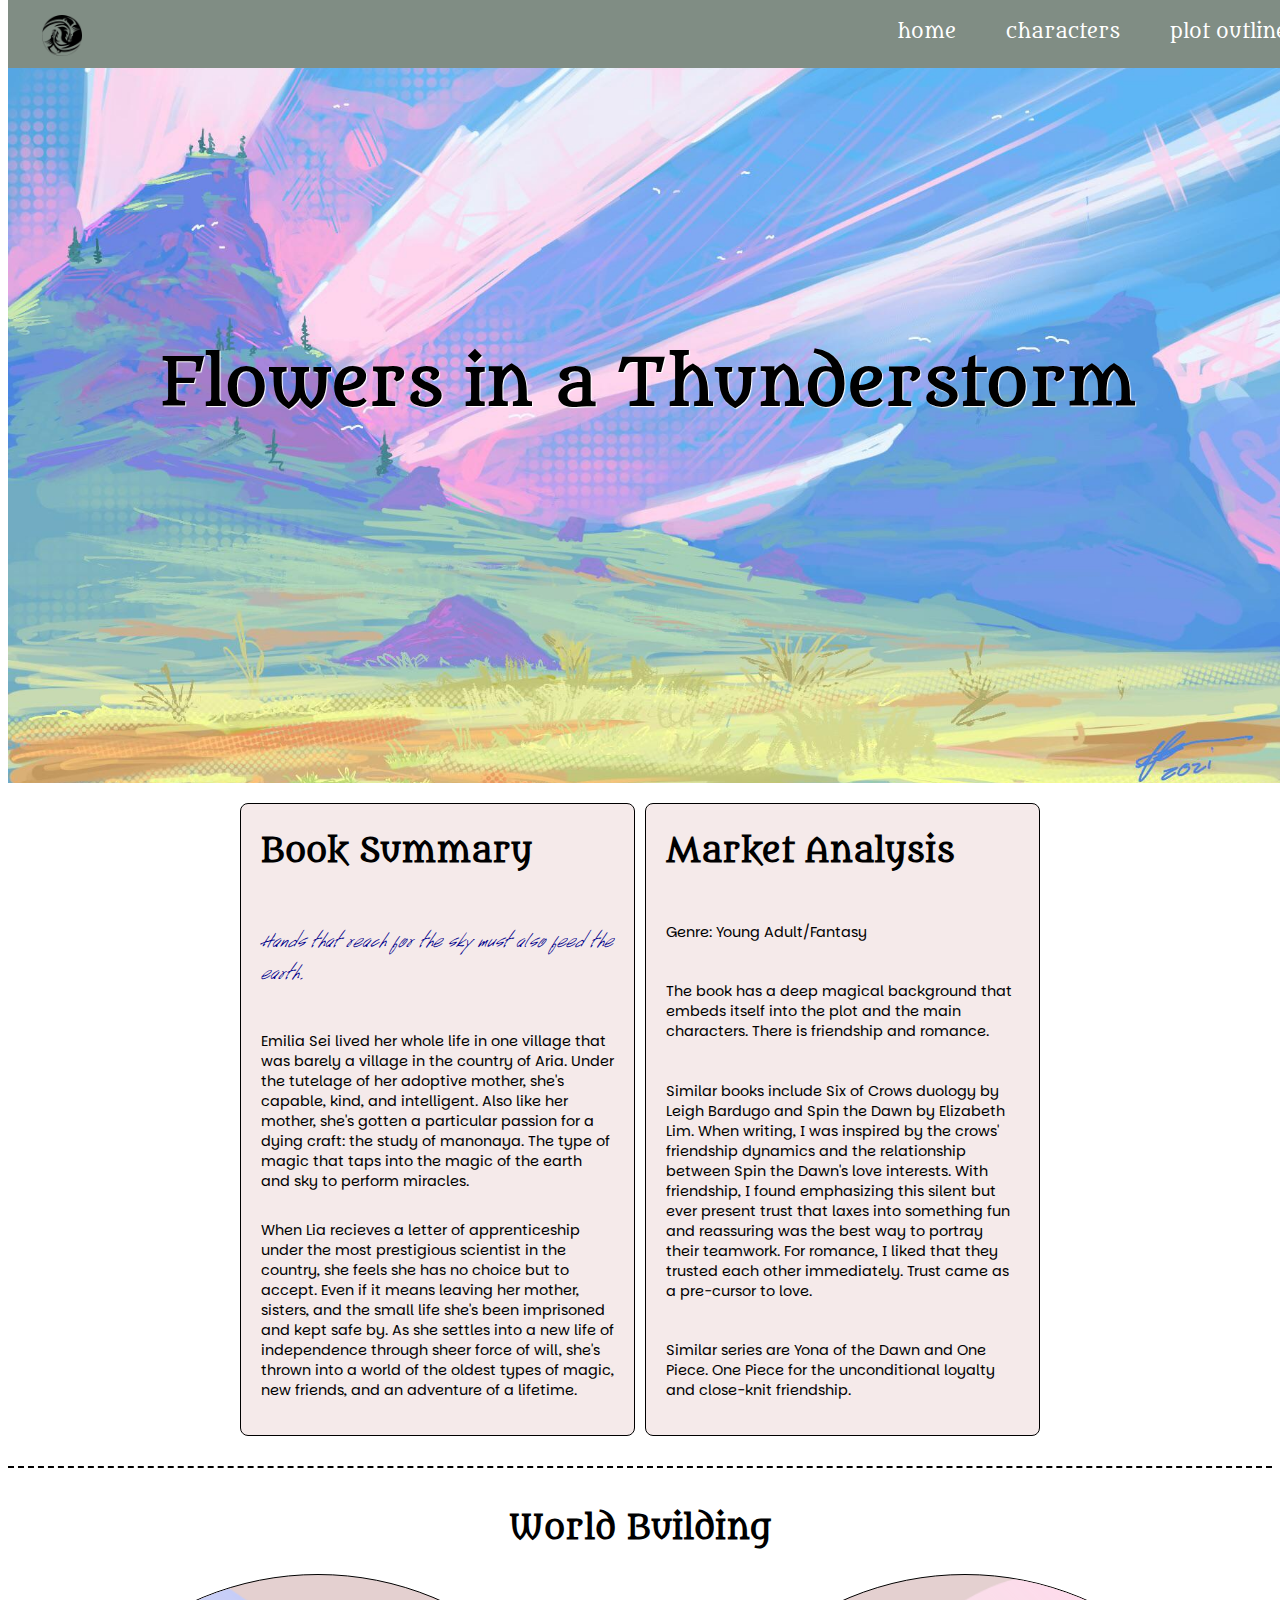
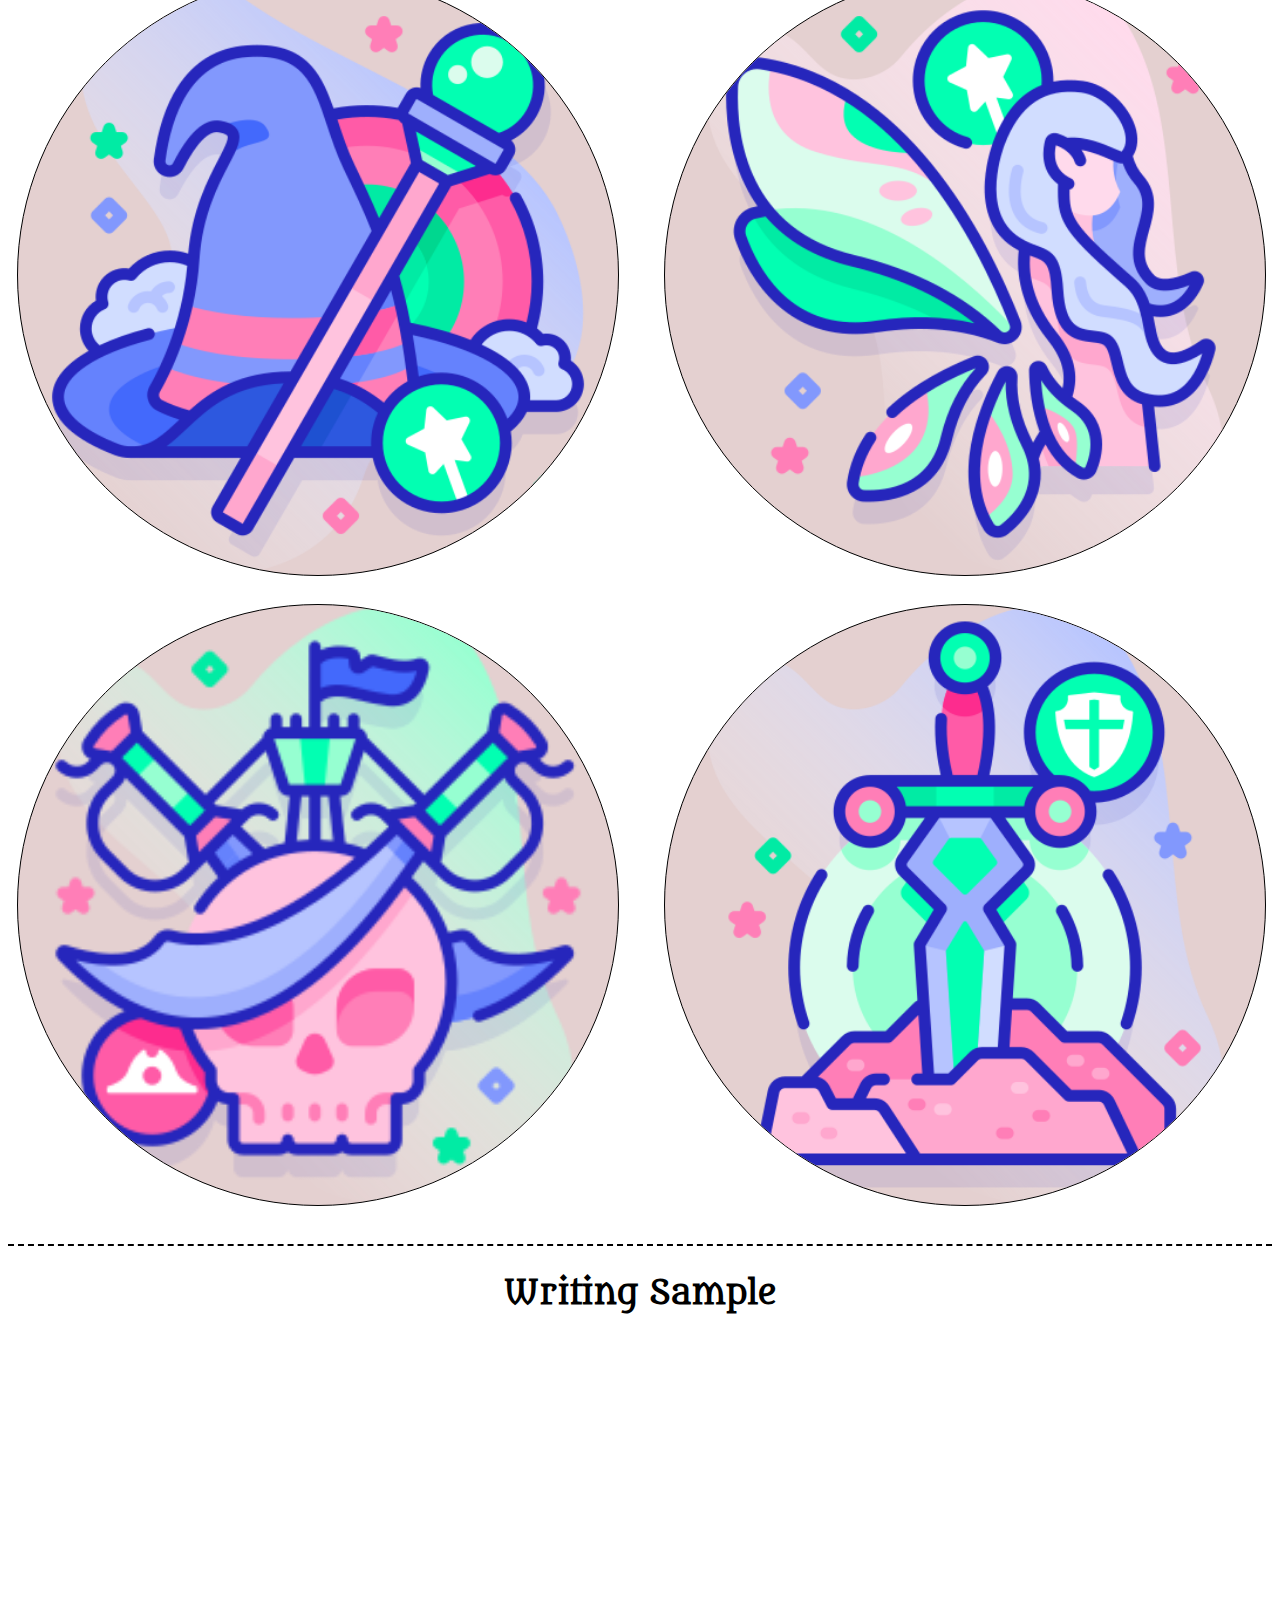
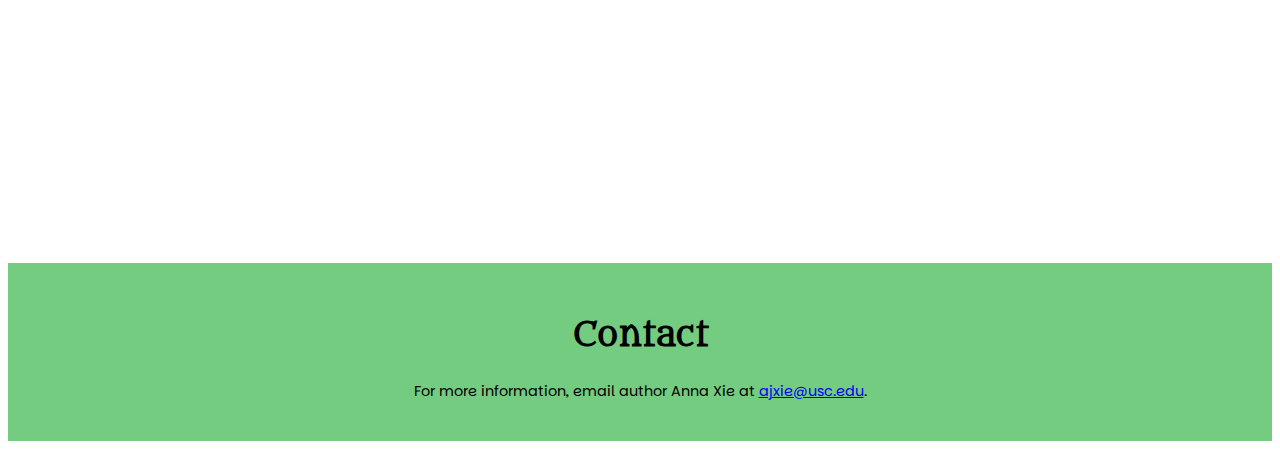
<file: index.html>
<!DOCTYPE html>
<html>
    <head>
        <title>Homepage</title>

        <meta charset="UTF-8">
        <meta name="keywords" content="fantasy, young adult, ITP 104 project, romance, friendship, novel, main page">
        <!--content usually is a list of keywords used by search engines; go in order of important
        google doesn't look at keyowrds tags, googly stopped using it bc too many trolls used random keywords-->

        <meta name="description" content="A book proposal for a young adult fantasy novel with the potential for a duology. The 
        book is about a young girl who leaves her small town to puruse a dream that lands her in an adventure of a lifetime. She
        makes new friends, finds a love, and helps save the world.">
        <!--short description about webpage
        is what appears in description tag when search engine outputs search input (like on google)-->
	    <meta name="viewport" content="width=device-width, initial-scale:1.0">

        <link rel="stylesheet" href="main.css">
        <link href="https://fonts.googleapis.com/css2?family=Kalam:wght@300;400;700&family=Metamorphous&display=swap" rel="stylesheet">
        <link href="https://fonts.googleapis.com/css2?family=Kalam:wght@300;400;700&family=Metamorphous&family=Parkinsans:wght@300..800&display=swap" rel="stylesheet">

        <style>

            #header{
                background-image: url('./img/green-fantasy.jpg');
            }

            #content{
                background-color: white;
            }

            body{
                background-color: white;
            }

            h1{
                position: relative;
                top: 300px;
                text-decoration: none;
                color: black;
                text-align: center;
                text-shadow: 1px 1px 1px white;
                
            }

            h2{
                font-family: Metamorphous, fantasy, Helvetica;
                font-size: 2em;
            }

            h3{
                font-family: Parkinsans, sans-serif, Georgia;
                font-size: 20px;
            }

            p{
                font-family: Parkinsans, sans-serif, Georgia;
                font-size: 0.9rem;
            }

            #column-parts{
                width: 800px;
                position: relative;
                display: flex;
                justify-content: space-between;
                margin-bottom: 30px;
                margin-left: 0px;
                gap: 10px;
                margin-left: auto;
                margin-right: auto;
            }

            .box{
                flex: 1;
                padding: 20px;
                padding-top: 0px;
                background-color: white;
                border: 1px solid black;
                border-radius: 8px;
                display: flex;
                flex-direction: column;
                justify-content: space-between;
                min-height: 200px;
                background-color: rgb(245, 234, 234)
            }
            
           

            .lead-sentence{
                font-family: Handwriting, fantasy, Helvetica;
                font-size: 1.75em;
                font-style:oblique;
                color: darkblue;
                justify-content: center;

            }

            .world-building{
                margin-left:auto;
                margin-right:auto;
                text-align: center;
                border-top: 2px dashed black;
                padding-top: 40px;

            }

            #info-block{
                width: 100%;
                display: grid;
                align-items: center;
                justify-items: center;
                grid-template-columns: repeat(2,1fr);
                margin-left:auto;
                margin-right:auto;
                gap: 30px;
                border-bottom: 2px dashed black;
                padding-bottom: 40px;
            }

            .circle-img{
                width: 600px;
                height: 600px;
                border-radius: 50%;
                transition: opacity 0.5s ease, transform 0.5s ease;
                border: 1px solid black;
                background-color: rgb(228, 208, 208);
            }

            .circle-img img{
                width: 90%;
            }


            .section:hover .circle-img{
                opacity: 0.1;
                transform: scale(1.05);
            }
            .paragraph{
                position: absolute;
                top: 50%;
                left: 50%;
                color: black;
                transform: translate(-50%,-50%);
                text-align: center;
                font-size: 10px;
                opacity: 0;
                transition: opacity 0.5s ease;
                pointer-events: none;
            }
            .section:hover .paragraph{
                opacity:1;
            }
            .section{
                position: relative;
                width: 600px;
                height: 600px;
            }

            #writing-sample{
                padding-bottom: 20px;
                text-align: center;
                width: 750px;
                margin: auto;
            }
           
            iframe{
                width: 100%;
                height: 500px;
                border: none;
                border-radius: 10px;
            }

        </style>
    </head>
    <body>
        <div id="header">
            <h1>Flowers in a Thunderstorm</h1>
        </div>

        <div id="navbar">
            <!--main headers: home, characters, plot outline
            sub-header: contact-->
            <div id="icon">
                <a href="./index.html">
                    <img src="./img/fantasy-dragon.png" alt="dragon-icon">
                </a>
            </div>
            <div id="navbar-headers">
                <ul id="top-menu">
                    <li>
                        <a href="./index.html" class="nav-header">home</a>
                        <ul class="sub-menu">
                            <li>
                                <a href="#contact-block" class="nav-header">contact</a>
                            </li>
                        </ul>
                    </li>
                    <li>
                        <a class="nav-header" href="./characters.html">characters</a>
                    </li>
                    <li>
                        <a class="nav-header" href="./plot_outline.html">plot outline</a>
                    </li>
                </ul>
                <div class="clearfloat"></div>
            </div>
        </div>

        <div id="content">

            <div id="container">
                <div id="column">
                    <div id="column-parts">
                        <div id="book-summary" class="box">
                            <h2>Book Summary</h2>
                            <p class="lead-sentence">Hands that reach for the sky must also feed the earth.</p>
                            <p>
                                Emilia Sei lived her whole life in one village that was barely a village in 
                                the country of Aria. Under the tutelage of her adoptive mother, she's capable, kind, and 
                                intelligent. Also like her mother, she's gotten a particular passion for a dying craft: 
                                the study of manonaya. The type of magic that taps into the magic of the earth and sky to 
                                perform miracles. 
                            </p>
                            <p>
                                When Lia recieves a letter of apprenticeship under the most prestigious scientist in the country, she 
                                feels she has no choice but to accept. Even if it means leaving her mother, sisters, and the small 
                                life she's been imprisoned and kept safe by. As she settles into a new life of independence through sheer 
                                force of will, she's thrown into a world of the oldest types of magic, new friends, and an adventure of a 
                                lifetime.
                            </p>
                        </div>

                        <div id="market-analysis" class="box">
                            <h2>Market Analysis</h2>
                            <p>
                                Genre: Young Adult/Fantasy 
                            </p>
                            <p>
                                The book has a deep magical background that embeds itself into the plot and the main characters. 
                                There is friendship and romance. 
                            </p>
                            <p>
                                Similar books include Six of Crows duology by Leigh Bardugo and Spin the Dawn by Elizabeth Lim. When writing, 
                                I was inspired by the crows' friendship dynamics and the relationship between Spin the Dawn's love interests. 
                                With friendship, I found emphasizing this silent but ever present trust that laxes into something fun and reassuring
                                was the best way to portray their teamwork. For romance, I liked that they trusted each other immediately. Trust came 
                                as a pre-cursor to love. 
                            </p>
                            <p>
                                Similar series are Yona of the Dawn and One Piece. One Piece for the unconditional loyalty and close-knit friendship.
                            </p>
                        </div>

                    </div>
                    
                </div>
                    
                <h2 class="world-building">World Building</h2>

            <div id="info-block">

                <div id="nation" class="section">
                    <img src="./img/map.jpg" class="circle-img" alt="map"> 
                    <div class="paragraph">
                        <h3>Nation</h3>
                        <p>
                            The story takes place in Aria, a country that's more or less conquered many surrounding nations. The 
                            people we see the main characters interact with mainly (her friends and love interest) are among the sheltered 
                            but on the border towns of Aria are people being oppressed and mistreated. 
                        </p>
                        <p>
                            The central villains of the story desire the power to rid the world of Aria (hence destroying the land) so they can champion a 
                            world that doesn't have conquerors and conquerors, but just wild magic and people who can use it. While the story ends with the 
                            villains losing, Lia and her friends began to understand their perspective and changed Aria's government to one that allies with other 
                            nations rather than conquer them. 
                        </p>
                    </div>
                </div>

                <div id="magic-system" class="section">
                    <img src="./img/magic-system.jpg" class="circle-img" alt="magic">
                    <div class="paragraph">
                        <h3>Magic System</h3>
                        <p>
                            The magic that exists in Lia's current world is vastly more diluted than the magic that existed back then.
                        </p>
                        <p>
                            Ancient magic existed in creatures and when non-humans roamed the earth. Griffins, lion turtles, pegasi, sea serpents, you name it, the 
                            wild and free type of magic made it exist. But, over time, as humans expanded both in population and technology, the magic began to retreat.
                            Whether hunted by humans or just naturally vanished, magic is still a resource but one not nearly as bountiful as mined ore or water. 
                        </p>
                        <p>
                            There are certain weapons and items that contain magic -- certain minerals and creatures that contain magic still. Though, where magic most 
                            potently exists and where it's the most bountiful is in plants, which is what Lia studies. It's a dying craft though -- studying and sorting 
                            through all the magic plants -- but that exactly makes her an asset to the team.
                        </p>
                    </div>
                </div>

                <div id="legends" class="section">
                    
                    <img src="./img/legend.jpg" class="circle-img" alt="legend">
                    <div class="paragraph">
                        <h3>Legends</h3>
                        <p>
                            Vinaya - the moon goddess. Vinaya, a warrior goddess, was 
                            trusted by the gods to tame the seas. Her weapon was a spear, and her steed was Yulin the dragon. 
                        </p>
                        <p>
                            Aisimel -- a kind giant, which was rare for his kind. He loved humans -- frail and tough as they were. One of his final acts, 
                            he forged a sword that would protect anyone hurt.
                        </p>
                        <p>
                            Yoki -- a young boy tried to defend his family.When his village came under attack, 
                            he defended his village time and time again using a posessed demon dagger, 
                            but, covered in blood so thick, he couldn't see who to attack and who to protect anymore.
                        </p>
                        <p>
                            Sylvie -- a beautiful wind sprite. In her forest, trees, animals, and magic grew large and 
                            gorgeous. She fell in love with a human in her forest. But, an arrow shot from a well-made bow killed him, and the heartbreak killed her. 
                        </p>
                    </div>
                </div>
                
                <div id="weapons" class="section">
                    
                    <img src="./img/weapons.jpg" class="circle-img" alt="weapons">
                    <div class="paragraph">
                        <h3>Weapons</h3>
                        <p>
                            The spear: Vinaya's steed Yulin and the spear she left behind ended up melding together. Now whoever uses the spear must share a body with a dragon.
                        </p>
                        <p>
                            The sword: Aisimel's sword grants only strength and the power to heal wounds. The kind giant once stipulated he would never harm anyone. Not willingly.
                        </p>
                        <p>
                            The dagger: the demon whose power and spirit rests in the blade gives its wielder the power to use shadows and control minds. 
                        </p>
                        <p>
                            The bow: the bow that killed Sylvie's love was cursed by her grief. In revenge, the sprite declared to the open and endless sky that whoever shoots with
                            this bow will not miss. 
                        </p>
                    </div>
                </div>

            </div>

            <div id="writing-sample">
                <h2>Writing Sample</h2>
                <iframe src="./media/chatper.pdf" name="my-frame"></iframe>
            </div>
        </div> <!--container-->

        <div id="contact-block">
            <h2 class="contact">Contact</h2>
            <p>For more information, email author Anna Xie at <a href="mailto:ajxie@usc.edu">ajxie@usc.edu</a>. </p>
        </div>

    </div> <!--end of content-->

            

        <script src="https://code.jquery.com/jquery-3.7.1.min.js"></script>
        
    </body>
</html>
</file>
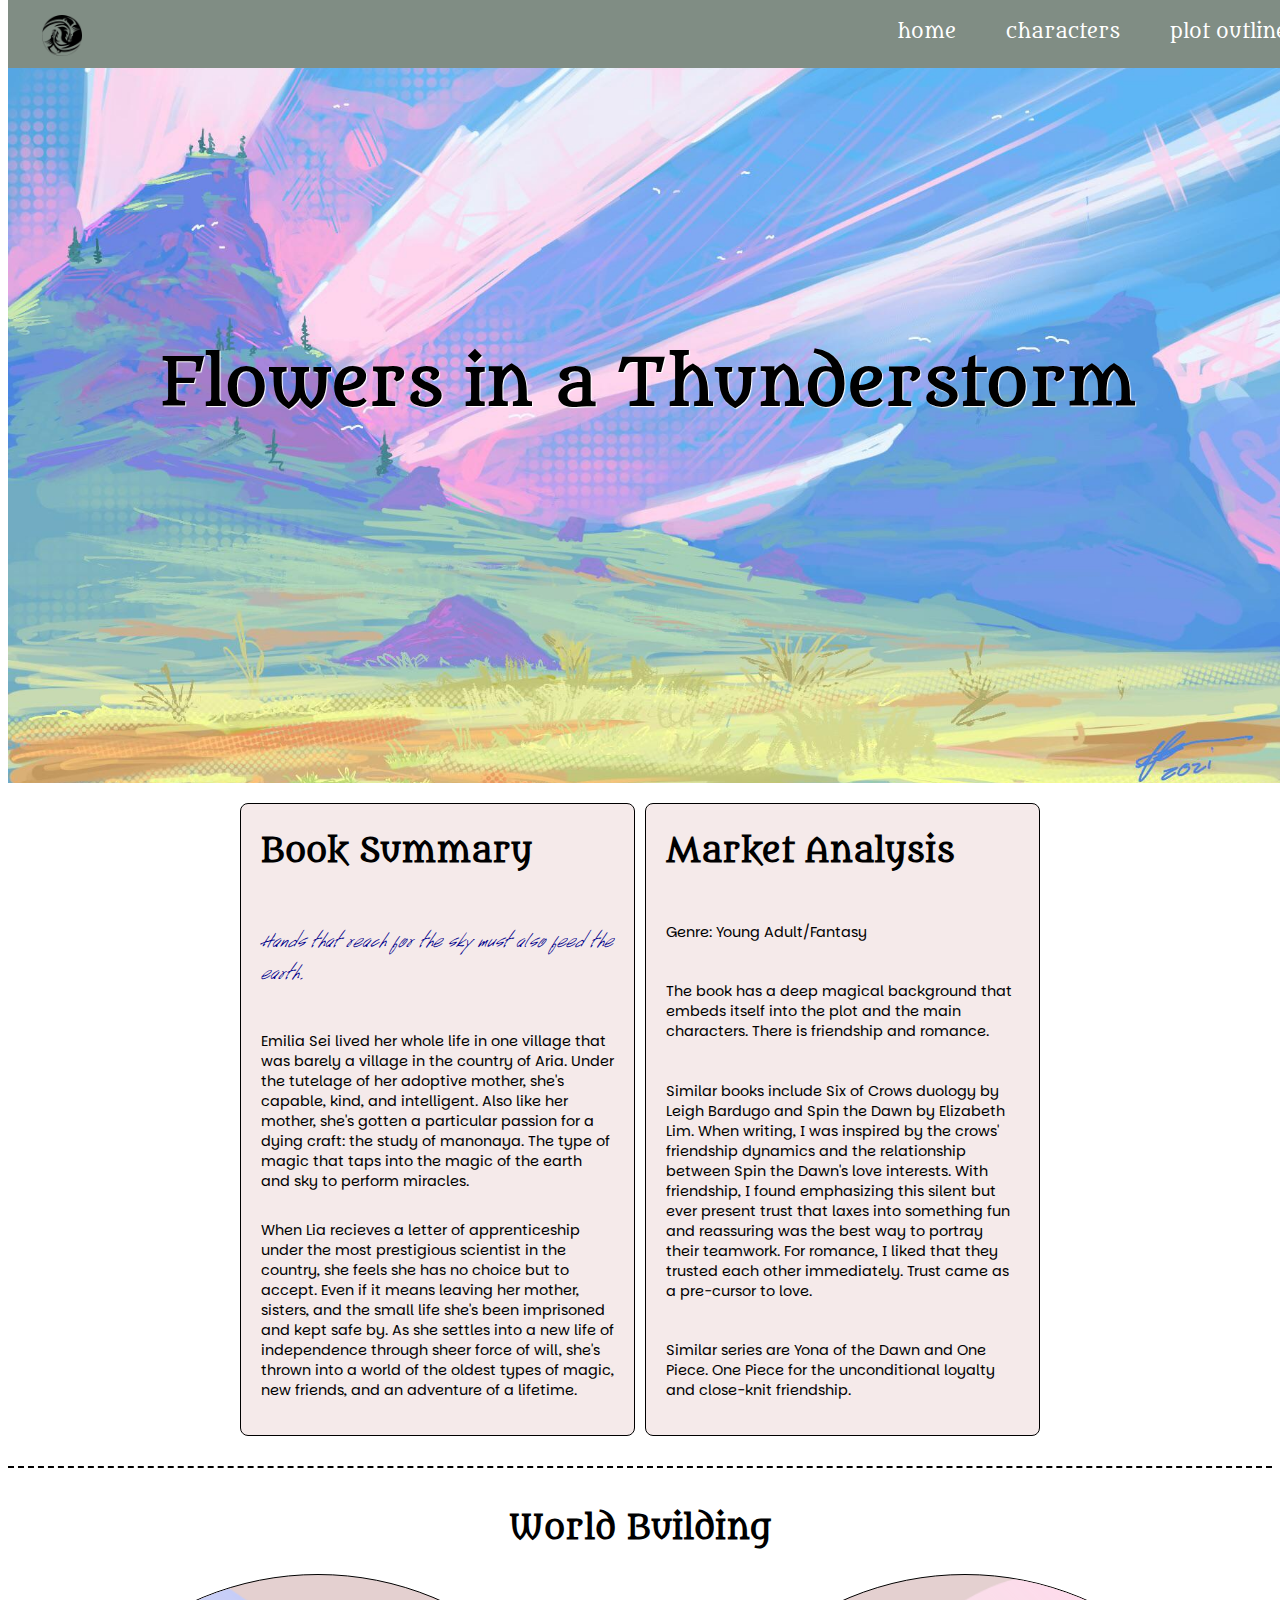
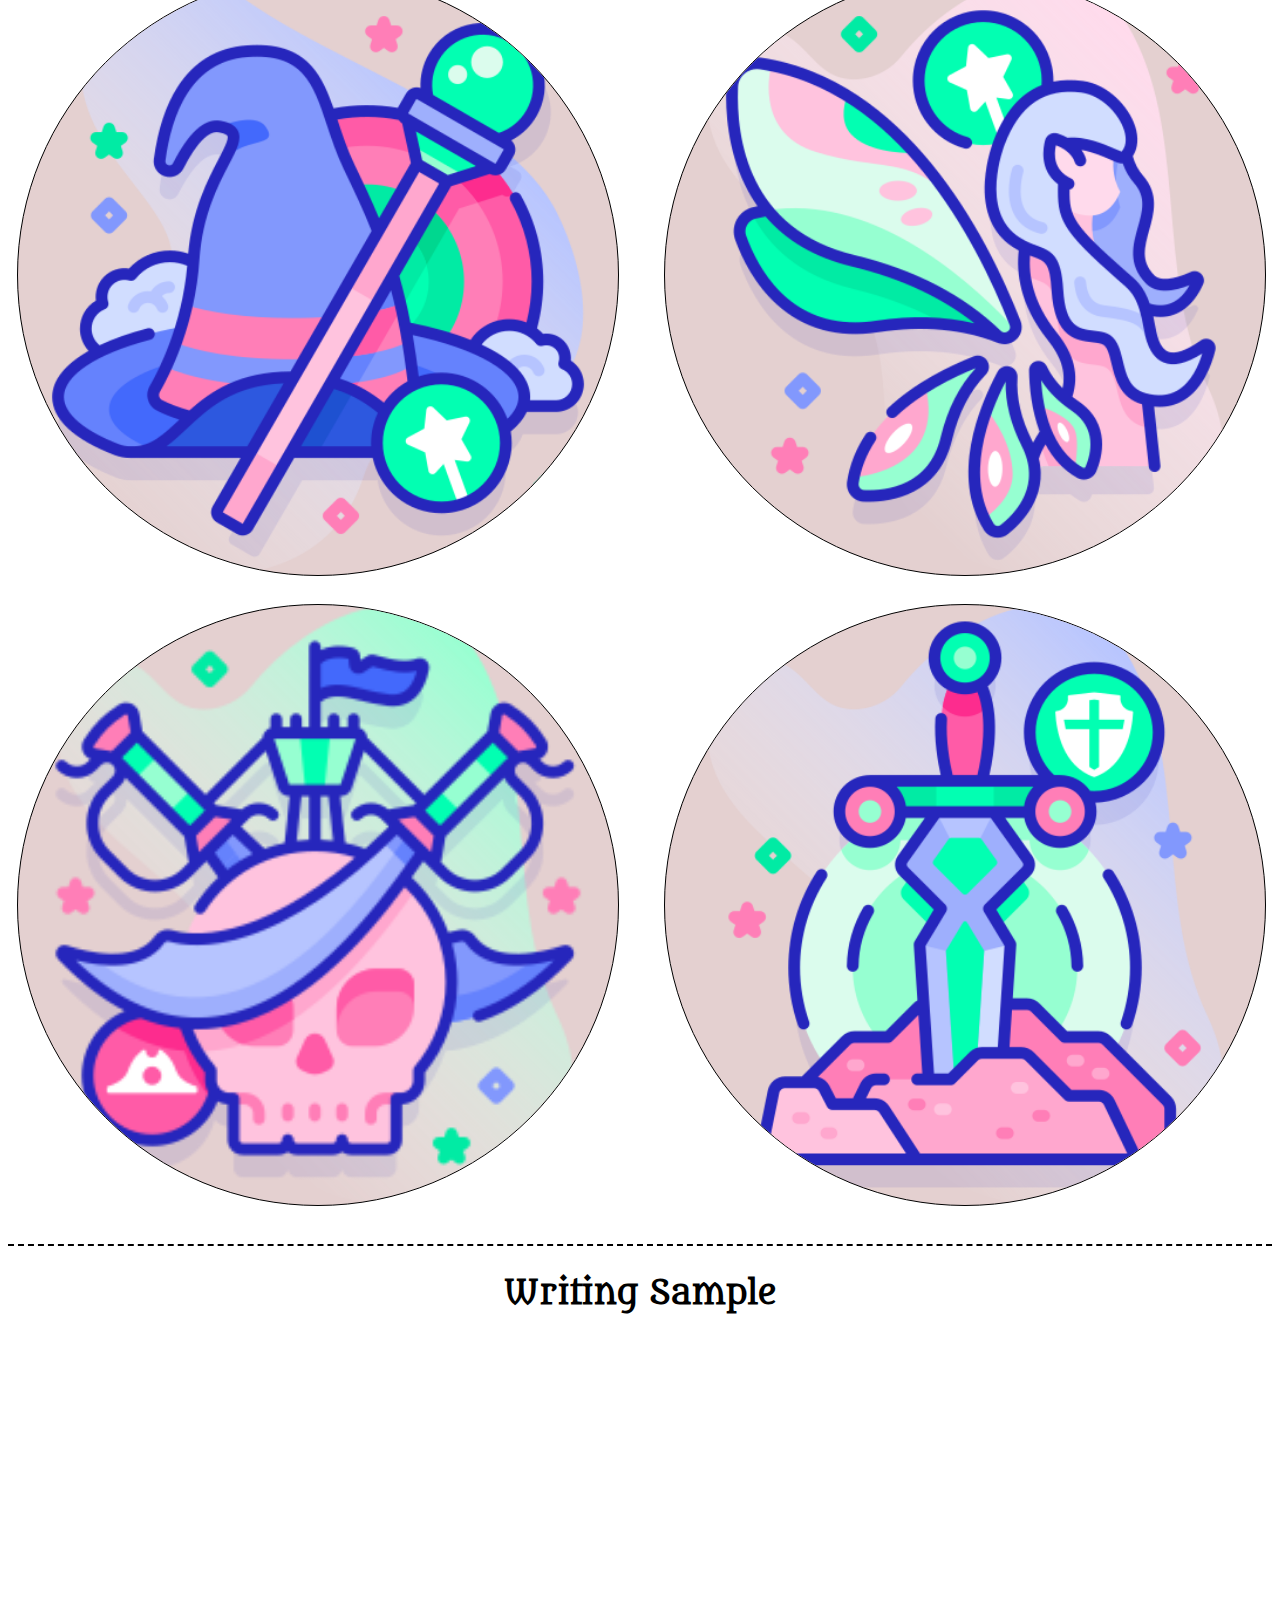
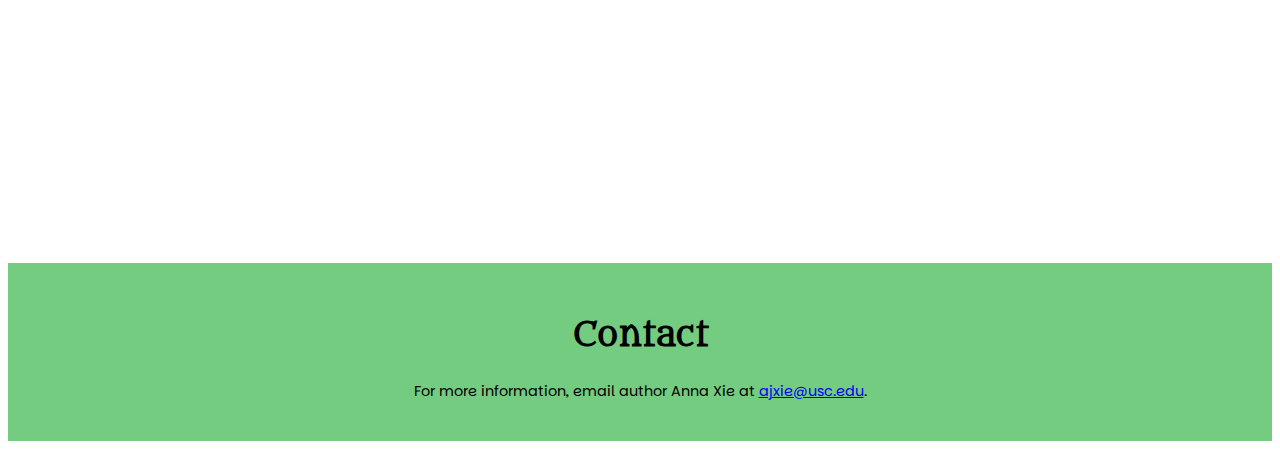
<file: assignment_09.html>
<!DOCTYPE html>
<html>
    <head>
        <title>Homepage</title>

        <meta charset="UTF-8">
        <meta name="keywords" content="fantasy, young adult, ITP 104 project, romance, friendship, novel, main page">
        <!--content usually is a list of keywords used by search engines; go in order of important
        google doesn't look at keyowrds tags, googly stopped using it bc too many trolls used random keywords-->

        <meta name="description" content="A book proposal for a young adult fantasy novel with the potential for a duology. The 
        book is about a young girl who leaves her small town to puruse a dream that lands her in an adventure of a lifetime. She
        makes new friends, finds a love, and helps save the world.">
        <!--short description about webpage
        is what appears in description tag when search engine outputs search input (like on google)-->
	    <meta name="viewport" content="width=device-width, initial-scale:1.0">

        <link rel="stylesheet" href="main.css">
        <link href="https://fonts.googleapis.com/css2?family=Kalam:wght@300;400;700&family=Metamorphous&display=swap" rel="stylesheet">
        <link href="https://fonts.googleapis.com/css2?family=Kalam:wght@300;400;700&family=Metamorphous&family=Parkinsans:wght@300..800&display=swap" rel="stylesheet">

        <style>

            #header{
                background-image: url('./img/green-fantasy.jpg');
            }

            #content{
                background-color: white;
            }

            body{
                background-color: white;
            }

            h1{
                position: relative;
                top: 300px;
                text-decoration: none;
                color: black;
                text-align: center;
                text-shadow: 1px 1px 1px white;
                
            }

            h2{
                font-family: Metamorphous, fantasy, Helvetica;
                font-size: 2em;
            }

            h3{
                font-family: Parkinsans, sans-serif, Georgia;
                font-size: 20px;
            }

            p{
                font-family: Parkinsans, sans-serif, Georgia;
                font-size: 0.9rem;
            }

            #column-parts{
                width: 800px;
                position: relative;
                display: flex;
                justify-content: space-between;
                margin-bottom: 30px;
                margin-left: 0px;
                gap: 10px;
                margin-left: auto;
                margin-right: auto;
            }

            .box{
                flex: 1;
                padding: 20px;
                padding-top: 0px;
                background-color: white;
                border: 1px solid black;
                border-radius: 8px;
                display: flex;
                flex-direction: column;
                justify-content: space-between;
                min-height: 200px;
                background-color: rgb(245, 234, 234)
            }
            
           

            .lead-sentence{
                font-family: Handwriting, fantasy, Helvetica;
                font-size: 1.75em;
                font-style:oblique;
                color: darkblue;
                justify-content: center;

            }

            .world-building{
                margin-left:auto;
                margin-right:auto;
                text-align: center;
                border-top: 2px dashed black;
                padding-top: 40px;

            }

            #info-block{
                width: 100%;
                display: grid;
                align-items: center;
                justify-items: center;
                grid-template-columns: repeat(2,1fr);
                margin-left:auto;
                margin-right:auto;
                gap: 30px;
                border-bottom: 2px dashed black;
                padding-bottom: 40px;
            }

            .circle-img{
                width: 600px;
                height: 600px;
                border-radius: 50%;
                transition: opacity 0.5s ease, transform 0.5s ease;
                border: 1px solid black;
                background-color: rgb(228, 208, 208);
            }

            .circle-img img{
                width: 90%;
            }


            .section:hover .circle-img{
                opacity: 0.1;
                transform: scale(1.05);
            }
            .paragraph{
                position: absolute;
                top: 50%;
                left: 50%;
                color: black;
                transform: translate(-50%,-50%);
                text-align: center;
                font-size: 10px;
                opacity: 0;
                transition: opacity 0.5s ease;
                pointer-events: none;
            }
            .section:hover .paragraph{
                opacity:1;
            }
            .section{
                position: relative;
                width: 600px;
                height: 600px;
            }

            #writing-sample{
                padding-bottom: 20px;
                text-align: center;
                width: 750px;
                margin: auto;
            }
           
            iframe{
                width: 100%;
                height: 500px;
                border: none;
                border-radius: 10px;
            }

        </style>
    </head>
    <body>
        <div id="header">
            <h1>Flowers in a Thunderstorm</h1>
        </div>

        <div id="navbar">
            <!--main headers: home, characters, plot outline
            sub-header: contact-->
            <div id="icon">
                <a href="./assignment_09.html">
                    <img src="./img/fantasy-dragon.png" alt="dragon-icon">
                </a>
            </div>
            <div id="navbar-headers">
                <ul id="top-menu">
                    <li>
                        <a href="./assignment_09.html" class="nav-header">home</a>
                        <ul class="sub-menu">
                            <li>
                                <a href="#contact-block" class="nav-header">contact</a>
                            </li>
                        </ul>
                    </li>
                    <li>
                        <a class="nav-header" href="./characters.html">characters</a>
                    </li>
                    <li>
                        <a class="nav-header" href="./plot_outline.html">plot outline</a>
                    </li>
                </ul>
                <div class="clearfloat"></div>
            </div>
        </div>

        <div id="content">

            <div id="container">
                <div id="column">
                    <div id="column-parts">
                        <div id="book-summary" class="box">
                            <h2>Book Summary</h2>
                            <p class="lead-sentence">Hands that reach for the sky must also feed the earth.</p>
                            <p>
                                Emilia Sei lived her whole life in one village that was barely a village in 
                                the country of Aria. Under the tutelage of her adoptive mother, she's capable, kind, and 
                                intelligent. Also like her mother, she's gotten a particular passion for a dying craft: 
                                the study of manonaya. The type of magic that taps into the magic of the earth and sky to 
                                perform miracles. 
                            </p>
                            <p>
                                When Lia recieves a letter of apprenticeship under the most prestigious scientist in the country, she 
                                feels she has no choice but to accept. Even if it means leaving her mother, sisters, and the small 
                                life she's been imprisoned and kept safe by. As she settles into a new life of independence through sheer 
                                force of will, she's thrown into a world of the oldest types of magic, new friends, and an adventure of a 
                                lifetime.
                            </p>
                        </div>

                        <div id="market-analysis" class="box">
                            <h2>Market Analysis</h2>
                            <p>
                                Genre: Young Adult/Fantasy 
                            </p>
                            <p>
                                The book has a deep magical background that embeds itself into the plot and the main characters. 
                                There is friendship and romance. 
                            </p>
                            <p>
                                Similar books include Six of Crows duology by Leigh Bardugo and Spin the Dawn by Elizabeth Lim. When writing, 
                                I was inspired by the crows' friendship dynamics and the relationship between Spin the Dawn's love interests. 
                                With friendship, I found emphasizing this silent but ever present trust that laxes into something fun and reassuring
                                was the best way to portray their teamwork. For romance, I liked that they trusted each other immediately. Trust came 
                                as a pre-cursor to love. 
                            </p>
                            <p>
                                Similar series are Yona of the Dawn and One Piece. One Piece for the unconditional loyalty and close-knit friendship.
                            </p>
                        </div>

                    </div>
                    
                </div>
                    
                <h2 class="world-building">World Building</h2>

            <div id="info-block">

                <div id="nation" class="section">
                    <img src="./img/map.jpg" class="circle-img" alt="map"> 
                    <div class="paragraph">
                        <h3>Nation</h3>
                        <p>
                            The story takes place in Aria, a country that's more or less conquered many surrounding nations. The 
                            people we see the main characters interact with mainly (her friends and love interest) are among the sheltered 
                            but on the border towns of Aria are people being oppressed and mistreated. 
                        </p>
                        <p>
                            The central villains of the story desire the power to rid the world of Aria (hence destroying the land) so they can champion a 
                            world that doesn't have conquerors and conquerors, but just wild magic and people who can use it. While the story ends with the 
                            villains losing, Lia and her friends began to understand their perspective and changed Aria's government to one that allies with other 
                            nations rather than conquer them. 
                        </p>
                    </div>
                </div>

                <div id="magic-system" class="section">
                    <img src="./img/magic-system.jpg" class="circle-img" alt="magic">
                    <div class="paragraph">
                        <h3>Magic System</h3>
                        <p>
                            The magic that exists in Lia's current world is vastly more diluted than the magic that existed back then.
                        </p>
                        <p>
                            Ancient magic existed in creatures and when non-humans roamed the earth. Griffins, lion turtles, pegasi, sea serpents, you name it, the 
                            wild and free type of magic made it exist. But, over time, as humans expanded both in population and technology, the magic began to retreat.
                            Whether hunted by humans or just naturally vanished, magic is still a resource but one not nearly as bountiful as mined ore or water. 
                        </p>
                        <p>
                            There are certain weapons and items that contain magic -- certain minerals and creatures that contain magic still. Though, where magic most 
                            potently exists and where it's the most bountiful is in plants, which is what Lia studies. It's a dying craft though -- studying and sorting 
                            through all the magic plants -- but that exactly makes her an asset to the team.
                        </p>
                    </div>
                </div>

                <div id="legends" class="section">
                    
                    <img src="./img/legend.jpg" class="circle-img" alt="legend">
                    <div class="paragraph">
                        <h3>Legends</h3>
                        <p>
                            Vinaya - the moon goddess. Vinaya, a warrior goddess, was 
                            trusted by the gods to tame the seas. Her weapon was a spear, and her steed was Yulin the dragon. 
                        </p>
                        <p>
                            Aisimel -- a kind giant, which was rare for his kind. He loved humans -- frail and tough as they were. One of his final acts, 
                            he forged a sword that would protect anyone hurt.
                        </p>
                        <p>
                            Yoki -- a young boy tried to defend his family.When his village came under attack, 
                            he defended his village time and time again using a posessed demon dagger, 
                            but, covered in blood so thick, he couldn't see who to attack and who to protect anymore.
                        </p>
                        <p>
                            Sylvie -- a beautiful wind sprite. In her forest, trees, animals, and magic grew large and 
                            gorgeous. She fell in love with a human in her forest. But, an arrow shot from a well-made bow killed him, and the heartbreak killed her. 
                        </p>
                    </div>
                </div>
                
                <div id="weapons" class="section">
                    
                    <img src="./img/weapons.jpg" class="circle-img" alt="weapons">
                    <div class="paragraph">
                        <h3>Weapons</h3>
                        <p>
                            The spear: Vinaya's steed Yulin and the spear she left behind ended up melding together. Now whoever uses the spear must share a body with a dragon.
                        </p>
                        <p>
                            The sword: Aisimel's sword grants only strength and the power to heal wounds. The kind giant once stipulated he would never harm anyone. Not willingly.
                        </p>
                        <p>
                            The dagger: the demon whose power and spirit rests in the blade gives its wielder the power to use shadows and control minds. 
                        </p>
                        <p>
                            The bow: the bow that killed Sylvie's love was cursed by her grief. In revenge, the sprite declared to the open and endless sky that whoever shoots with
                            this bow will not miss. 
                        </p>
                    </div>
                </div>

            </div>

            <div id="writing-sample">
                <h2>Writing Sample</h2>
                <iframe src="./media/chatper.pdf" name="my-frame"></iframe>
            </div>
        </div> <!--container-->

        <div id="contact-block">
            <h2 class="contact">Contact</h2>
            <p>For more information, email author Anna Xie at <a href="mailto:ajxie@usc.edu">ajxie@usc.edu</a>. </p>
        </div>

    </div> <!--end of content-->

            

        <script src="https://code.jquery.com/jquery-3.7.1.min.js"></script>
        
    </body>
</html>
</file>
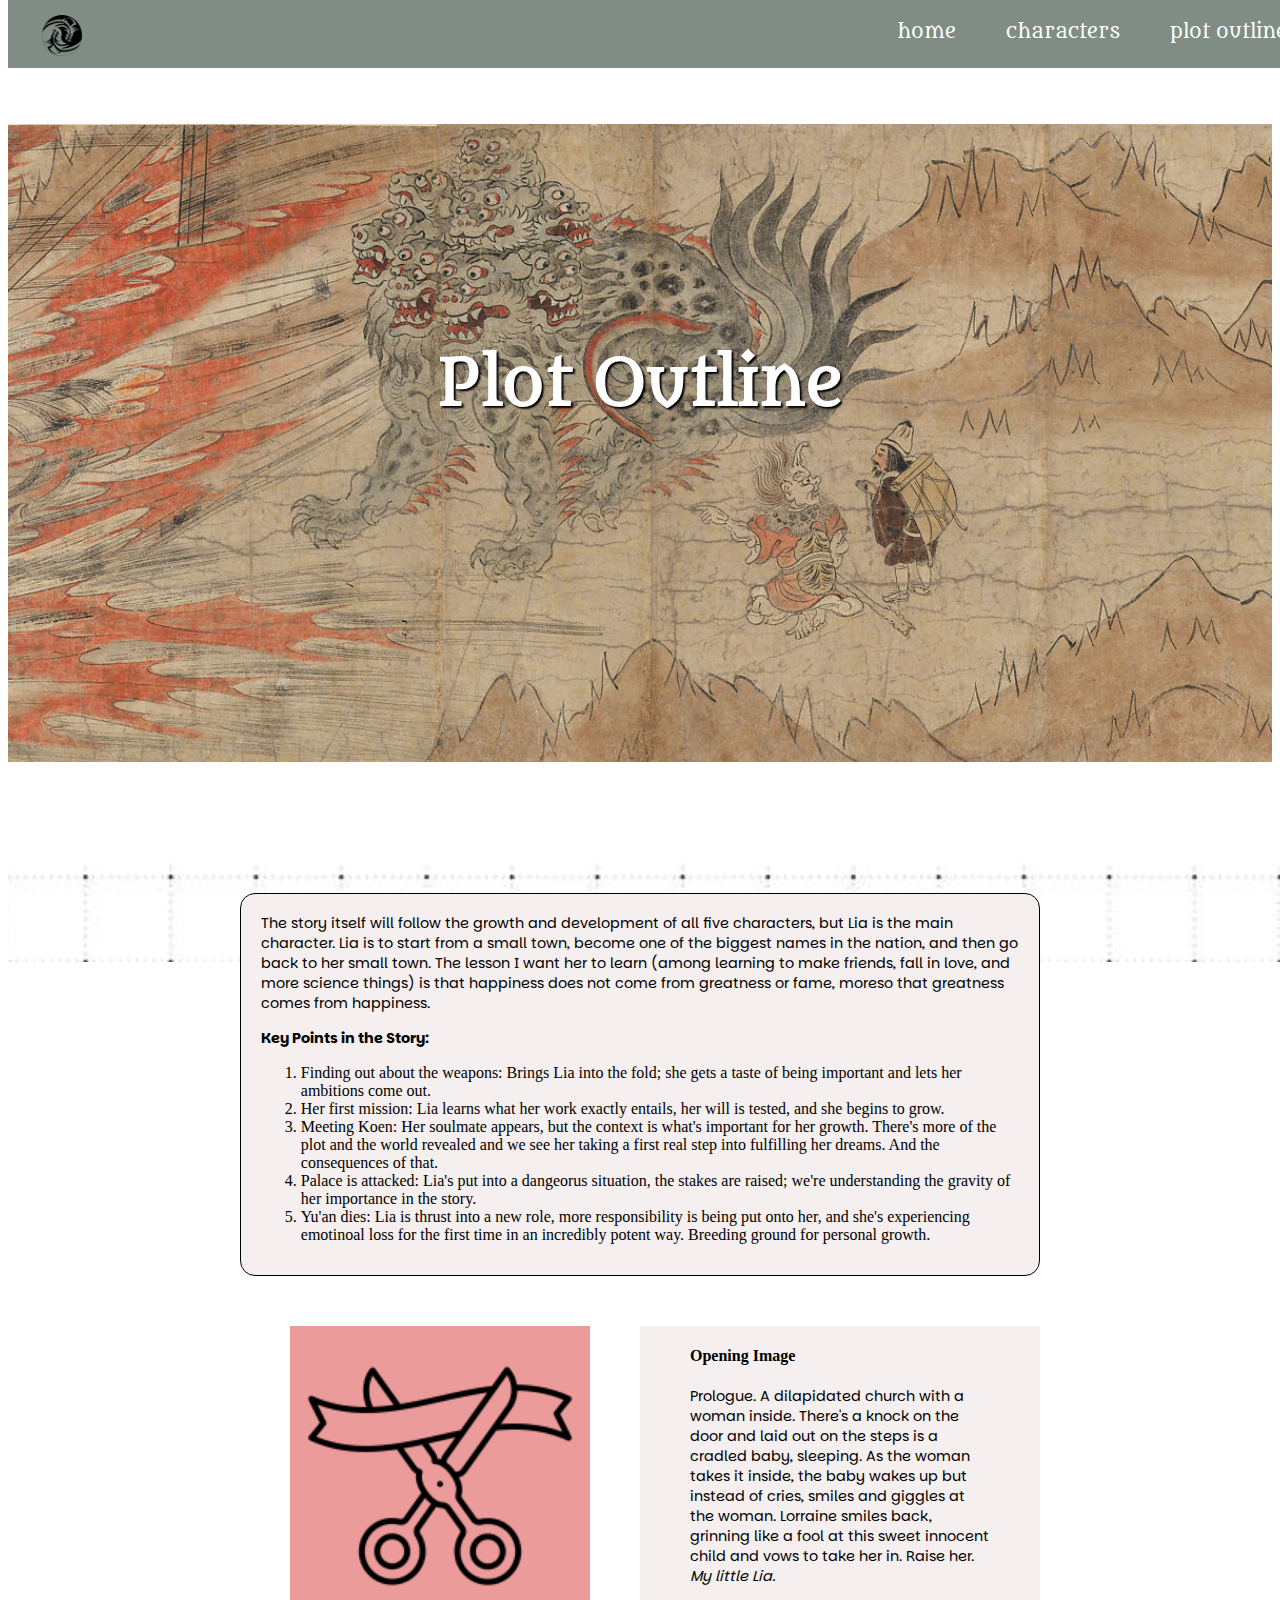
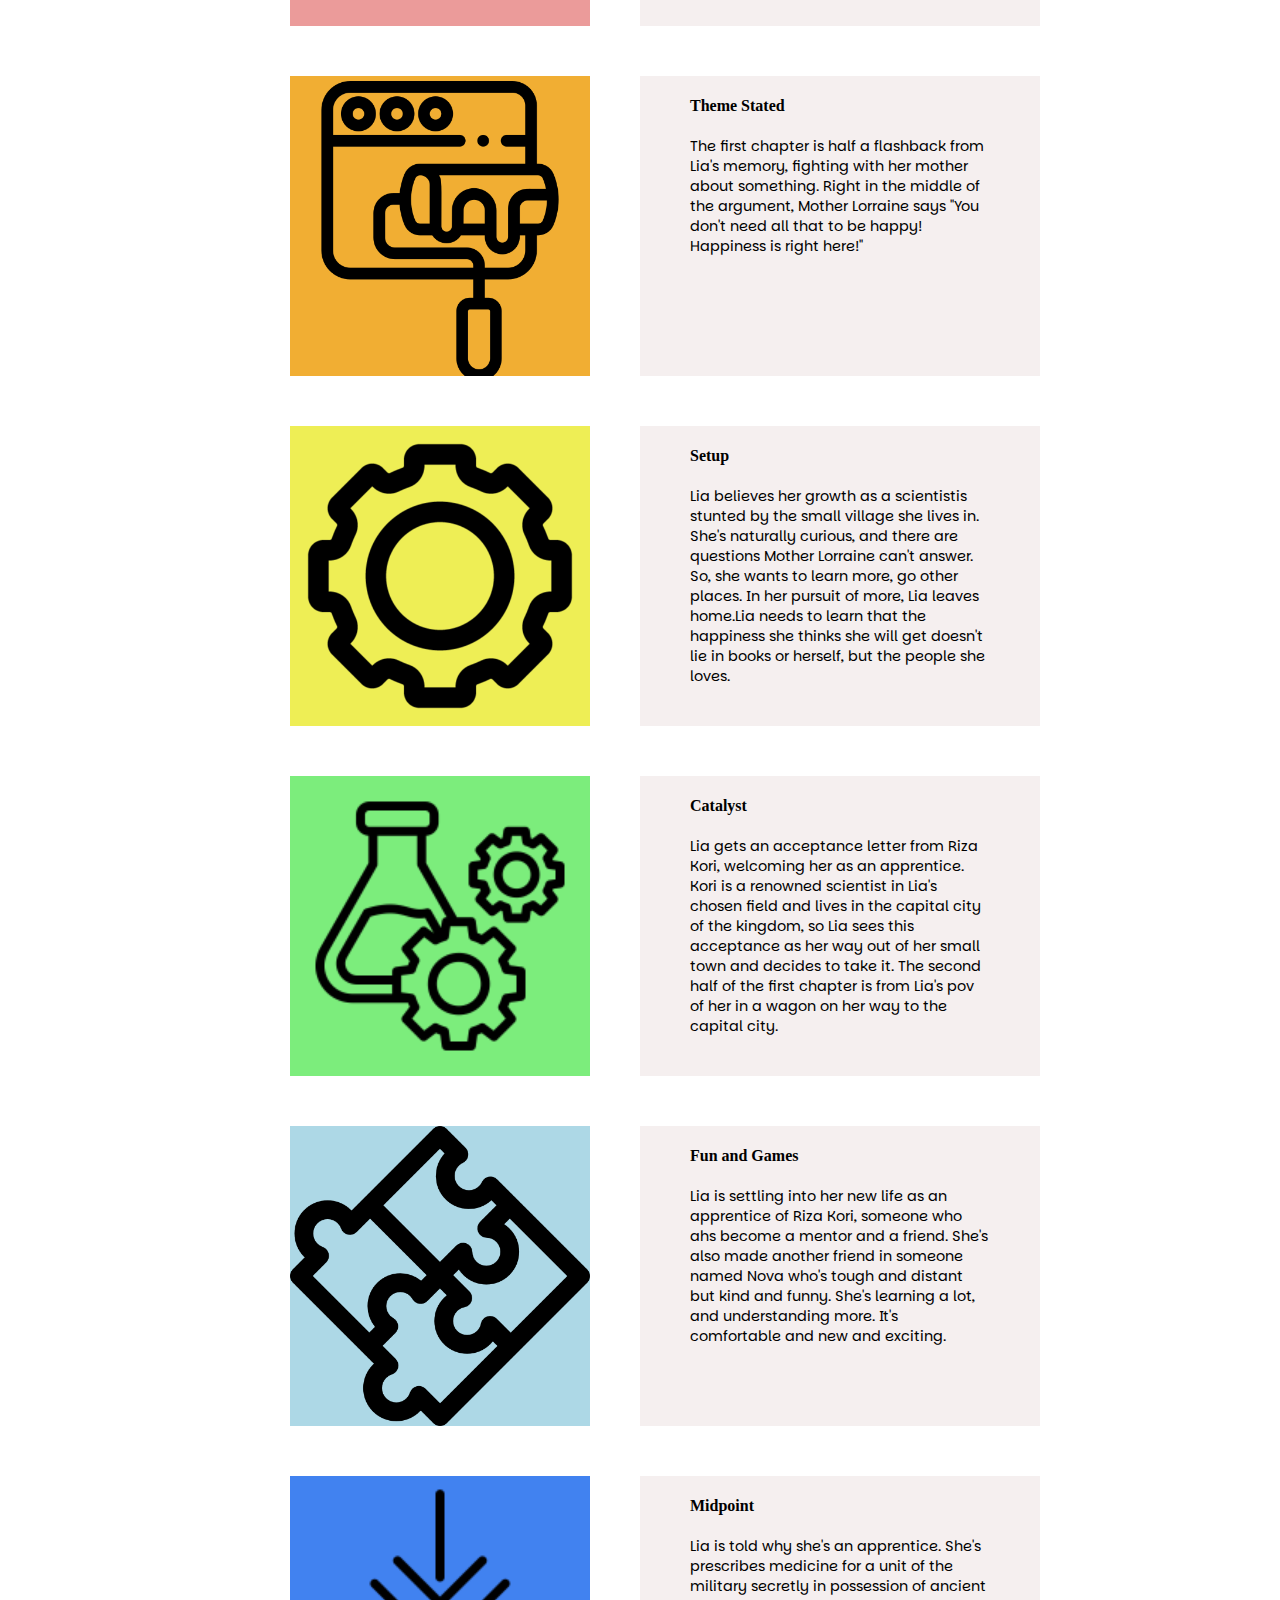
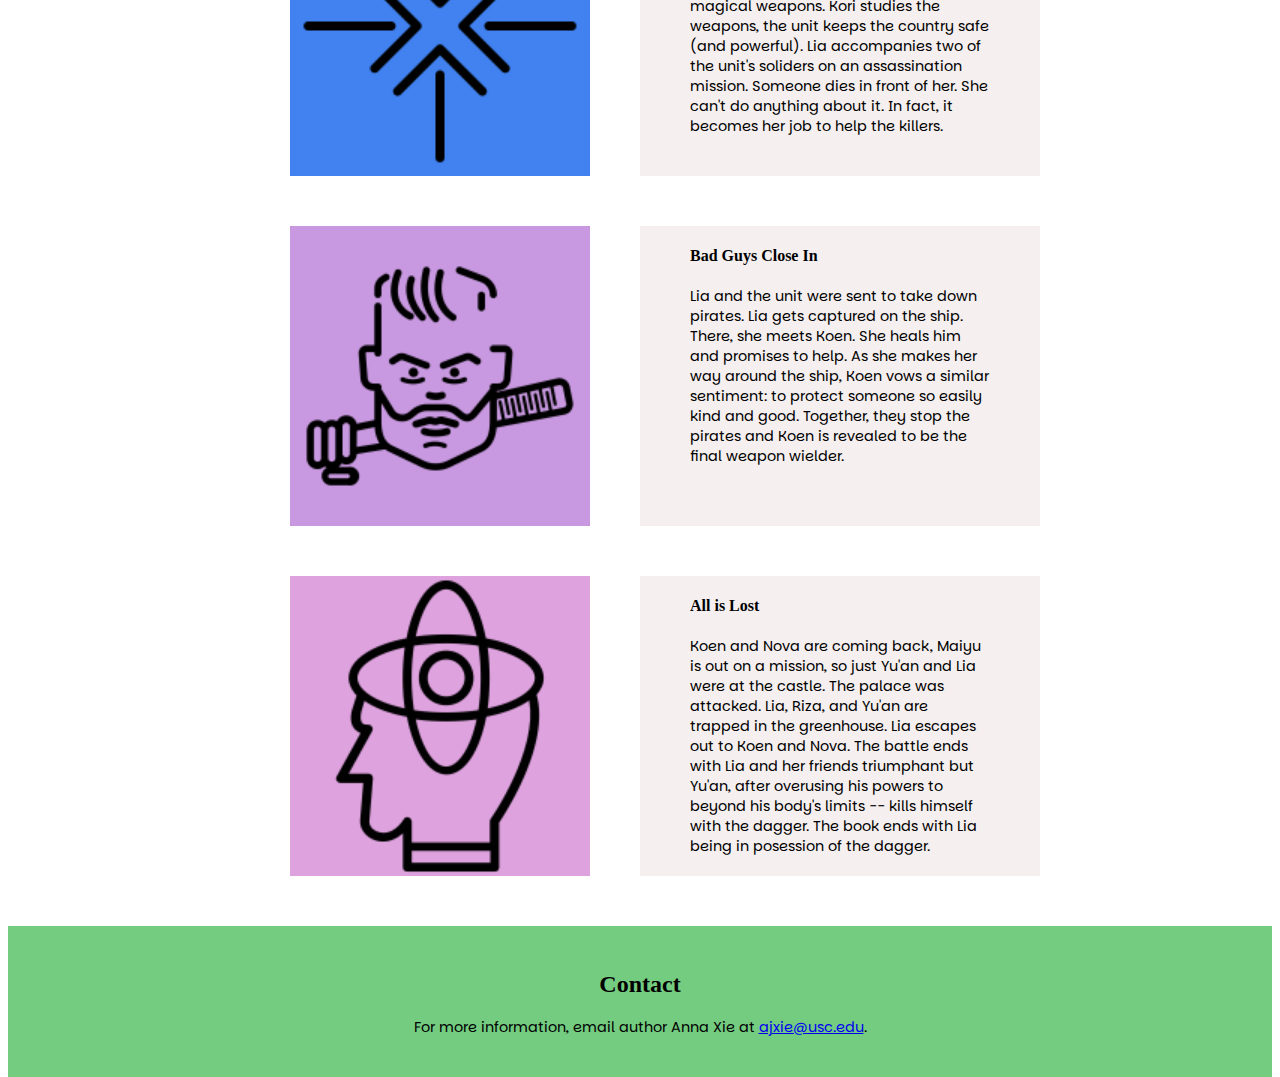
<file: plot_outline.html>
<!DOCTYPE html>
<html>
    <head>
        <title>Plot Outline</title>

        <meta name="viewport" content="width=device-width, initial-scale:1.0">
        <meta name="keywords" content="fantasy, young adult, ITP 104 project, romance, friendship, novel, plot outline">
        <meta name="description" content="A plot outline of the book in the form of Blake Synder's Save the Car Beat Sheet from Act 1 and Act 2. Marks through the plot 
        with the main character's eyes. Avoids most spoilers (except for the last box) so READ AT YOUR OWN PERIL">

        <link rel="stylesheet" href="main.css">
        <link href="https://fonts.googleapis.com/css2?family=Kalam:wght@300;400;700&family=Metamorphous&display=swap" rel="stylesheet">
        <link href="https://fonts.googleapis.com/css2?family=Kalam:wght@300;400;700&family=Metamorphous&family=Parkinsans:wght@300..800&display=swap" rel="stylesheet">

        

        <style>

            #plot-outline{
                padding: 20px;
                background-color: transparent;
            }
            #header{
                background-image: url('./img/plot_outline.jpg');
                position: relative;
                z-index: 10;
            }
            h1{
                font-family: Metamorphous, fantasy, Helvetica;
                top: 300px;
                position: relative;
                text-decoration: none;
                text-align: center;
                color: white;
                text-shadow: 2px 2px 2px black;
            }

            #content{
                background-image: url('./img/monet-background.jpg');
                background-size: cover;
                background-repeat: no-repeat;
                background-position: center;
                background-attachment: fixed;
                margin-top: -780px;
            }
            

            #beat-sheet{
                width: 700px;
                display: grid;
                grid-template-columns: repeat(2, 1fr);
                margin-left: auto;
                margin-right: auto;
            }
            #expo{
                width: 60%;
                background-color: rgb(245, 239, 239);
                border-radius: 15px;
                border: 1px solid black;
                margin: 10px;
                margin-bottom: 50px;
                padding-top: 5px;
                padding-bottom: 15px;
                padding-right: 20px;
                padding-left: 20px;
                margin-left: auto;
                margin-right: auto;
            }
            .pic{
                position: relative;
                width: 300px;
                height: 300px;
                display: flex;
                justify-content: center;
                align-items: center;
                overflow: hidden;
                transition: transform 0.8s ease;
            }

            .pic:hover{
                transform: scale(1.1);
            }

            .pic img{
                width: 100%;
                height: 100%;
            }
            
            .txt{
                position: relative;
                padding-right: 50px;
                padding-left: 50px; 
                width: 300px;
                height: 300px;
                margin-left: 50px;
                margin-bottom: 50px;
                background-color: rgb(245, 239, 239);
                transition: transform 0.8s ease;
            }

            .txt:hover{
                transform: scale(1.1);
            }

            #opening-image-b img{
                background-color: rgb(235, 155, 154);
            }
            #theme-stated-b img{
                background-color: rgb(241, 174, 51);
                padding-top: 10px;
            }
            #setup-b img{
                background-color: rgb(238, 238, 85);
            }
            #catalyst-b img{
                background-color: rgb(124, 237, 124);
            }
            #fun-and-games-b img{
                background-color: lightblue;
            }
            #midpoint-b img{
                background-color: rgb(65, 130, 240);
            }
            #bad-guys-b img{
                background-color: rgb(200, 153, 224);
            }
            #all-is-lost-b img{
                background-color: rgb(222, 162, 222);
            }

        </style>
    </head>
    <body>

        <div id="header">
            <h1>Plot Outline</h1>
        </div>

        <div id="navbar">
            <!--main headers: home, characters, plot outline
            sub-header: contact-->
            <div id="icon">
                <a href="./index.html">
                    <img src="./img/fantasy-dragon.png" alt="dragon-icon">
                </a>
            </div>
            <div id="navbar-headers">
                <ul id="top-menu">
                    <li>
                        <a href="./index.html" class="nav-header">home</a>
                        <ul class="sub-menu">
                            <li>
                                <a href="#contact-block" class="nav-header">contact</a>
                            </li>
                        </ul>
                    </li>
                    
                    <li>
                        <a class="nav-header" href="./characters.html">characters</a>
                    </li>
                    <li>
                        <a class="nav-header" href="./plot_outline.html">plot outline</a>
                    </li>
                </ul>
                <div class="clearfloat"></div>
            </div>
        </div>

        <div id="content">
            <div id="container">                
                <div id="expo">
                    <!--majority should be beat sheet, but intro about the plot summary (key points to hit, what journey you want lia to go on, and what's coming)-->
                    <p>
                        The story itself will follow the growth and development of all five characters, but Lia is the main character. 
                        Lia is to start from a small town, become one of the biggest 
                        names in the nation, and then go back to her small town. The lesson I want her to learn (among learning to make friends, fall in love, and more 
                        science things) is that happiness does not come from greatness or fame, moreso that greatness comes from happiness. 
                    </p>
                    <p>
                        <strong>Key Points in the Story:</strong>
                        <ol>
                            <li>Finding out about the weapons: Brings Lia into the fold; she gets a taste of being important and lets her ambitions come out. </li>
                            <li>Her first mission: Lia learns what her work exactly entails, her will is tested, and she begins to grow. </li>
                            <li>Meeting Koen: Her soulmate appears, but the context is what's important for her growth. There's more of the plot and the world revealed 
                                and we see her taking a first real step into fulfilling her dreams. And the consequences of that. 
                            </li>
                            <li>Palace is attacked: Lia's put into a dangeorus situation, the stakes are raised; we're understanding the gravity of her importance in 
                                the story. 
                            </li>
                            <li>Yu'an dies: Lia is thrust into a new role, more responsibility is being put onto her, and she's experiencing emotinoal loss for the first 
                                time in an incredibly potent way. Breeding ground for personal growth. 
                            </li>
                        </ol>
                    </p>
                </div>

                <div id="beat-sheet">
                    
                    <!--include a form about ideas in specific parts / like an open call to edits-->
                    
                        <div id="opening-image-b" class="pic">
                            <img src="./img/opening-image.png" alt="opening-image">
                        </div>
                        <div id="opening-image-a" class="txt">
                            <h4>Opening Image</h4>
                            <p>
                                Prologue. A dilapidated church with a woman inside. There's a knock on the door and laid out on the steps is a cradled baby, sleeping. As the woman takes 
                                it inside, the baby wakes up but instead of cries, smiles and giggles at the woman. Lorraine smiles back, grinning like a fool 
                                at this sweet innocent child and vows to take her in. Raise her. <em>My little Lia.</em>
                            </p>
                        </div>
                        <div id="theme-stated-b" class="pic">
                            <img src="./img/theme-stated.png" alt="theme-stated">
                        </div>
                        <div id="theme-stated-a" class="txt">
                            <h4>Theme Stated</h4>
                            <p>
                                The first chapter is half a flashback from Lia's memory, fighting with her mother about something. Right in the middle of the argument, 
                                Mother Lorraine says "You don't need all that to be happy! Happiness is right here!" 
                            </p>
                        </div>
                        <div id="setup-b" class="pic">
                            <img src="./img/setup.png" alt="setup">
                        </div>
                        <div id="set-up-a" class="txt">
                            <h4>Setup</h4>
                            <p>
                                Lia believes her growth as a scientistis stunted by the small village she lives in. She's naturally curious, and there are questions Mother Lorraine can't answer. 
                                So, she wants to learn more, go other places. In her pursuit of more, Lia leaves home.Lia needs to learn that the happiness she thinks she will get doesn't lie in books or herself, but 
                                the people she loves.
                            </p>
                        </div>
                        <div id="catalyst-b" class="pic">
                            <img src="./img/catalyst.png" alt="catalyst">
                        </div>
                        <div id="catalyst-a" class="txt">
                        <h4> Catalyst</h4>
                            <p>
                                Lia gets an acceptance letter from Riza Kori, welcoming her as an apprentice. Kori is a renowned scientist in Lia's chosen field and lives in 
                                the capital city of the kingdom, so Lia sees this acceptance as her way out of her small town and decides to take it. The second half of the 
                                first chapter is from Lia's pov of her in a wagon on her way to the capital city.
                            </p>
                        </div>

                        <div id="fun-and-games-b" class="pic">
                            <img src="./img/fun-and-games.png" alt="fun-and-games">
                        </div>
                        <div id="fun-and-games-a" class="txt">
                            <h4>Fun and Games</h4>
                            <p>
                                Lia is settling into her new life as an apprentice of Riza Kori, someone who ahs become a mentor and a friend. She's also made another friend 
                                in someone named Nova who's tough and distant but kind and funny. She's learning a lot, and understanding more. It's comfortable and new and 
                                exciting.
                            </p>
                        </div>
                        <div id="midpoint-b" class="pic">
                            <img src="./img/midpoint.png" alt="midpoint">
                        </div>
                        <div id="midpoint-a" class="txt">
                            <h4>Midpoint</h4>
                            <p>
                                Lia is told why she's an apprentice. She's prescribes medicine for a unit of the military secretly in possession of ancient magical weapons. 
                                Kori studies the weapons, the unit keeps the country safe (and powerful). Lia accompanies two of the unit's soliders on an assassination 
                                mission. Someone dies in front of her. She can't do anything about it. In fact, it becomes her job to help the killers.
                            </p>
                        </div>
                        <div id="bad-guys-b" class="pic">
                            <img src="./img/bag-guys.png" alt="bad-guys"> 
                        </div>
                        <div id="bad-guys-a" class="txt">
                            <h4> Bad Guys Close In</h4>
                            <p>
                                Lia and the unit were sent to take down pirates. Lia gets captured on the ship. There, she meets Koen. She heals 
                                him and promises to help. As she makes her way around the ship, Koen vows a similar sentiment: to protect someone so easily kind and good. 
                                Together, they stop the pirates and Koen is revealed to be the final weapon wielder. 
                            </p>
                        </div>

                        <div id="all-is-lost-b" class="pic">
                            <img src="./img/all-is-lost.png" alt="all-is-lost">
                        </div>
                        <div id="all-is-lost-a" class="txt">
                            <h4>All is Lost</h4>
                            <p>
                                Koen and Nova are coming back, Maiyu is out on a mission, so just Yu'an and Lia were at the castle. The palace was attacked. Lia, Riza, and Yu'an 
                                are trapped in the greenhouse. Lia escapes out to Koen and Nova. The battle ends with Lia and her 
                                friends triumphant but Yu'an, after overusing his powers to beyond his body's limits -- kills himself with the dagger. 
                                The book ends with Lia being in posession of the dagger.
                            </p>
                        </div>
                </div>
                
            </div> <!--end of container-->

            <div id="contact-block">
                <h2 class="contact">Contact</h2>
                <p>For more information, email author Anna Xie at <a href="mailto:ajxie@usc.edu">ajxie@usc.edu</a>. </p>
            </div>
            
        </div> <!--end of content-->

        
        

        <script src="https://code.jquery.com/jquery-3.7.1.min.js"></script>
        
    </body>
</html>
</file>
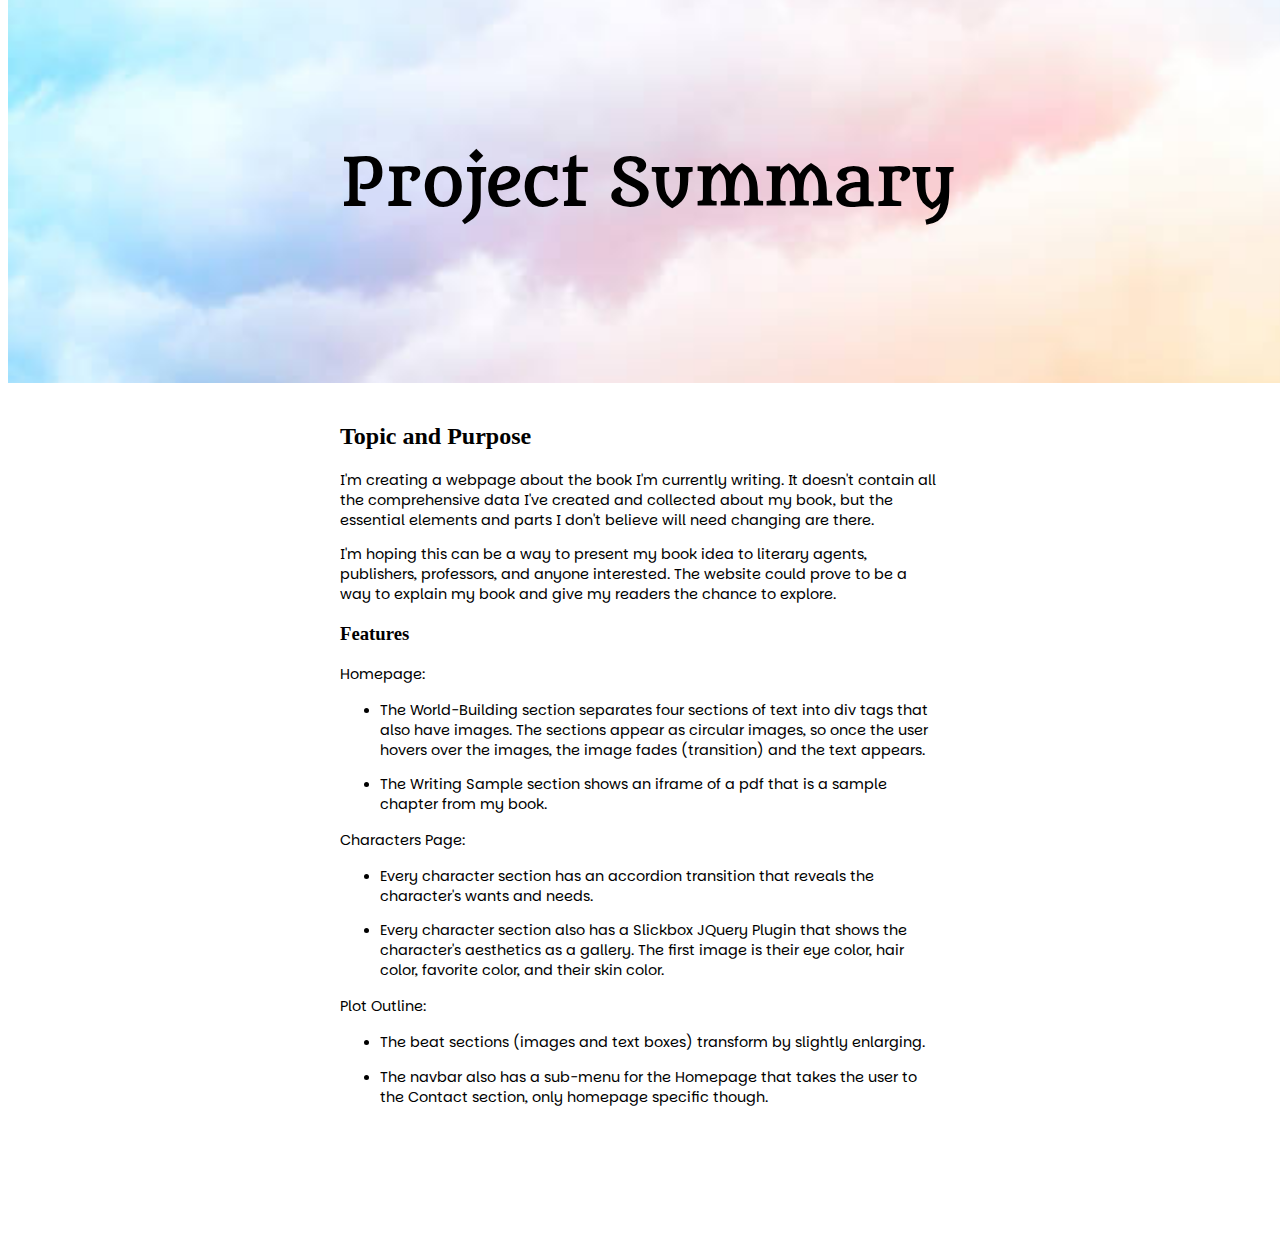
<file: project_summary.html>
<!DOCTYPE html>
<html>
    <head>
        <title>Project Summary</title>

        <link rel="stylesheet" href="main.css">
        <link href="https://fonts.googleapis.com/css2?family=Kalam:wght@300;400;700&family=Metamorphous&display=swap" rel="stylesheet">
        <link href="https://fonts.googleapis.com/css2?family=Kalam:wght@300;400;700&family=Metamorphous&family=Parkinsans:wght@300..800&display=swap" rel="stylesheet">
    </head>
    <style>
        #header{
            background-image: url('./img/clouds.jpg');
            height: 400px;
        }
        h1{
            color: black;
            text-shadow: 2px white;
            text-align: center;
            padding-top: 100px;
        }
        #content{
            top:400px;
            background-color: white;
            padding-bottom: 100px;
        }
        #container{
            width: 600px;
            margin: auto;
        }

    </style>
    <body>
        <div id="header">
            <h1>Project Summary</h1>
        </div>
        <div id="content">
            <div id="container">
                <h2>Topic and Purpose</h2>
                <p>I'm creating a webpage about the book I'm currently writing. It doesn't contain all the 
                    comprehensive data I've created and collected about my book, but the essential elements and 
                    parts I don't believe will need changing are there. 
                </p>
                <P>
                    I'm hoping this can be a way to present my book idea to literary agents, publishers, professors, 
                    and anyone interested. The website could prove to be a way to explain my book and give my readers 
                    the chance to explore.
                </P>
                <h3>Features</h3>
                <p>
                    Homepage:
                <ul>
                    <li>
                        <p>
                            The World-Building section separates four sections of text into div tags that 
                            also have images. The sections appear as circular images, so once the user hovers 
                            over the images, the image fades (transition) and the text appears.
                        </p>
                    </li>
                    <li>
                        <p>
                            The Writing Sample section shows an iframe of a pdf that is a sample chapter from my book.
                        </p>
                    </li>
                </ul> 
                </p>
                <p>
                    Characters Page:
                    <ul>
                        <li>
                            <p>
                                Every character section has an accordion transition that reveals the character's wants and needs. 
                            </p>
                        </li>
                        <li>
                            <p>
                                Every character section also has a Slickbox JQuery Plugin that shows the character's aesthetics 
                                as a gallery. The first image is their eye color, hair color, favorite color, and 
                                their skin color. 
                            </p>
                        </li>
                    </ul>
                </p>
                <p>
                    Plot Outline:
                    <ul>
                        <li>
                            <p>
                                The beat sections (images and text boxes) transform by slightly enlarging.
                            </p>
                        </li>
                        <li>
                            <p>
                                The navbar also has a sub-menu for the Homepage that takes the user to the Contact section, only 
                                homepage specific though.
                            </p>
                        </li>
                    </ul>
                </p>
            </div>
        </div>
    </body>
</html>
</file>
<file: main.css>
@font-face{
    font-family: Chelmsford;
    src: url("./font/chelmsford/Chelmsford\ Free.ttf");
    font-family: Handwriting;
    src: url("./font/handwriting/Handwriting.ttf");
}
.clearfloat{
    clear:both;
}

#header{
    width: 100%;
    height: 800px;
    background-size: 100%;
    background-repeat: no-repeat;
    background-position: center;
    justify-content: center;
    align-items: center;
    top: 0px;
    margin-top: 0px;
    position: fixed;
}

h1{
    font-family: Metamorphous, fantasy, Helvetica;
    font-weight: bolder;
    font-size: 4em;
}
#content{
    width: 100%;
    position: relative;
    z-index: 1;
    top: 800px;
    padding-top: 20px;
    margin-top: -25px;
    justify-content: center;
    padding-right: 20px;
    background-size: contain;
}
.nav-header{
    font-family: Metamorphous, fantasy, Helvetica;
    font-weight: normal;
}

#top-menu{
    display: flex;
    align-items: flex-start;
    justify-content: center;
}
p{
    font-family: Parkinsans, sans-serif, Georgia;
    font-size: 0.9rem;
}
#navbar{
    background-color: rgb(128, 141, 132);
    position: fixed;
    width: 100%;
    top: 0px;
    color: black;
    font-size: 1.2em;
    z-index: 10;
    opacity: 1;
}

#navbar-headers{
    position: relative;
    justify-content: center;
    left: 400px;
    width: 100%;
}

#navbar a{
    color: white;
    display: block;
    text-align: center;
    padding-top: 20px;
    padding-bottom: 10px;
    text-decoration: none;
}

#navbar ul{
    list-style: none;
    margin: 0px;
    padding: 0px;
}

#navbar a:hover{
    color: black;
}

#navbar li{
    position: relative;
    background-color: rgb(128, 141, 132);
    float: left;
    margin: 0px 15px;
}   

#navbar .sub-menu{
    display: none;
    position: absolute;
    top: 100%;
    left: 50%;
    transform: translateX(-50%);
    text-align: center;
    background-color: rgb(128, 141, 132);
    width: auto;
    z-index: 11;
}
#navbar .sub-menu li{
    float:none;
    margin: 0;
}
#navbar .sub-menu li a{
    padding: 10px 20px;
    width: 100%;
    display: block;
    background-color: rgb(128, 141, 132);
}

#navbar .sub-menu li a:hover{
    color: black;
}



#navbar-headers li{
    float: left;
    margin: 0px 25px;
    text-align: center;
}

#top-menu{
    display: flex;
    list-style: none;
    align-items: center;
    justify-content: center;
}

#top-menu li:hover > .sub-menu{
    display:block;
}

#icon{
    width: 68px;
    height: 68px;
    text-align: center;
    float: left;
    margin-left: 20px;
}

#icon a{
    padding-top: 15px;
    padding-bottom: 15px;
}

#icon img{
    width: 60%;
    opacity: 1;
}



#contact-block{
    background-color: rgb(116, 204, 129);
    padding-top: 25px;
    padding-bottom: 25px;
    justify-content: center;
    text-align: center;
    transition: transform 1s ease;
}
</file>
